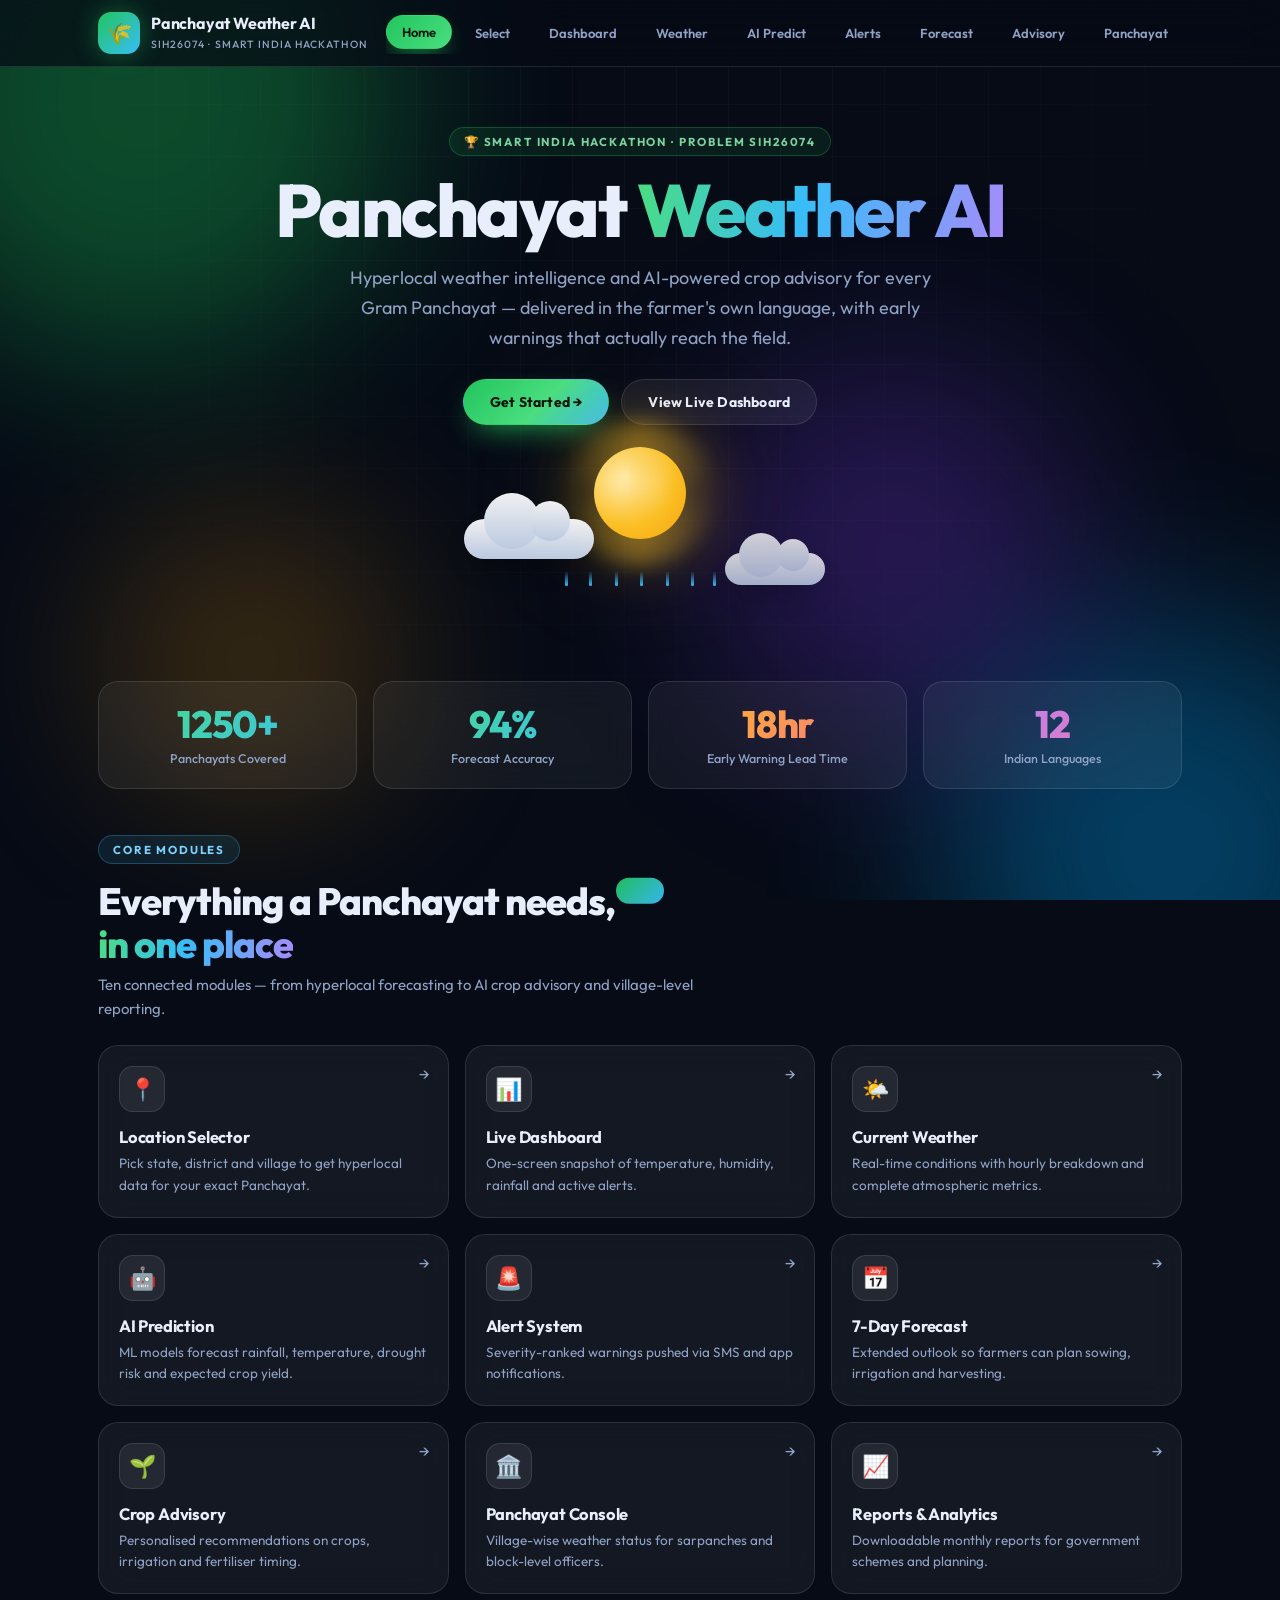
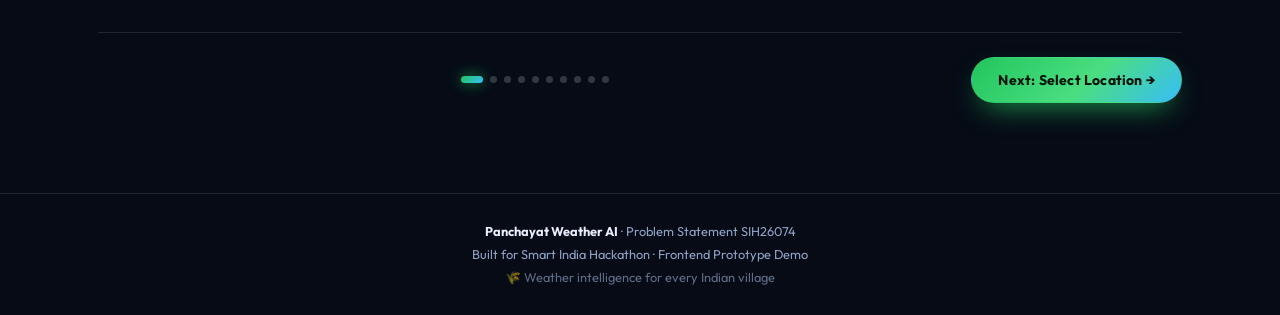
<file: index.html>
<!DOCTYPE html>
<html lang="en">
<head>
<meta charset="UTF-8" />
<meta name="viewport" content="width=device-width, initial-scale=1" />
<title>Panchayat Weather AI — SIH26074</title>
<link rel="preconnect" href="https://fonts.googleapis.com">
<link rel="preconnect" href="https://fonts.gstatic.com" crossorigin>
<link href="https://fonts.googleapis.com/css2?family=Outfit:wght@300;400;500;600;700;800&display=swap" rel="stylesheet">
<style>
/* ============================================================
   PANCHAYAT WEATHER AI  —  SIH26074
   Single File Frontend  (HTML + CSS + JS)
   ============================================================ */

*{margin:0;padding:0;box-sizing:border-box}

:root{
  --bg:#060b16;
  --card:rgba(255,255,255,.055);
  --card-2:rgba(255,255,255,.09);
  --brd:rgba(255,255,255,.11);
  --txt:#e9eefc;
  --muted:#8fa2c4;
  --green:#22c55e;
  --green-d:#15803d;
  --blue:#38bdf8;
  --blue-d:#0284c7;
  --amber:#fbbf24;
  --red:#fb7185;
  --purple:#a78bfa;
  --pink:#f472b6;
  --r:20px;
  --shadow:0 18px 40px -18px rgba(0,0,0,.75);
}

html{scroll-behavior:smooth}

body{
  font-family:'Outfit',system-ui,-apple-system,"Segoe UI",Roboto,sans-serif;
  background:var(--bg);
  color:var(--txt);
  min-height:100vh;
  overflow-x:hidden;
  -webkit-font-smoothing:antialiased;
}

/* ---------- Animated background ---------- */
.bg-orbs{position:fixed;inset:0;z-index:-2;overflow:hidden;pointer-events:none}
.orb{position:absolute;border-radius:50%;filter:blur(90px);opacity:.42;animation:orbFloat 22s ease-in-out infinite}
.orb.o1{width:520px;height:520px;background:#16a34a;top:-160px;left:-120px}
.orb.o2{width:460px;height:460px;background:#0284c7;bottom:-180px;right:-120px;animation-delay:-6s}
.orb.o3{width:380px;height:380px;background:#7c3aed;top:40%;left:55%;animation-delay:-12s;opacity:.28}
.orb.o4{width:300px;height:300px;background:#f59e0b;bottom:10%;left:8%;animation-delay:-3s;opacity:.22}

@keyframes orbFloat{
  0%,100%{transform:translate(0,0) scale(1)}
  33%{transform:translate(60px,-50px) scale(1.12)}
  66%{transform:translate(-50px,40px) scale(.94)}
}

.grid-overlay{
  position:fixed;inset:0;z-index:-1;pointer-events:none;
  background-image:linear-gradient(rgba(255,255,255,.028) 1px,transparent 1px),
                   linear-gradient(90deg,rgba(255,255,255,.028) 1px,transparent 1px);
  background-size:52px 52px;
  mask-image:radial-gradient(ellipse at 50% 0%,#000 20%,transparent 78%);
  -webkit-mask-image:radial-gradient(ellipse at 50% 0%,#000 20%,transparent 78%);
}

/* ---------- Splash ---------- */
#splash{
  position:fixed;inset:0;z-index:9999;background:#060b16;
  display:grid;place-items:center;gap:0;
  transition:opacity .7s ease,visibility .7s ease;
}
#splash.hide{opacity:0;visibility:hidden}
.splash-inner{display:flex;flex-direction:column;align-items:center;gap:20px}
.splash-ring{
  width:74px;height:74px;border-radius:50%;
  border:3px solid rgba(255,255,255,.08);
  border-top-color:var(--green);
  border-right-color:var(--blue);
  animation:spin .9s linear infinite;
}
.splash-text{font-weight:700;letter-spacing:.16em;font-size:13px;color:var(--muted);text-transform:uppercase}
@keyframes spin{to{transform:rotate(360deg)}}

/* ---------- Header ---------- */
header{
  position:sticky;top:0;z-index:120;
  backdrop-filter:blur(18px);-webkit-backdrop-filter:blur(18px);
  background:rgba(6,11,22,.72);
  border-bottom:1px solid var(--brd);
}
.header-inner{
  max-width:1120px;margin:0 auto;padding:12px 18px;
  display:flex;align-items:center;gap:18px;flex-wrap:wrap;
}
.brand{display:flex;align-items:center;gap:11px;flex-shrink:0;cursor:pointer}
.brand-logo{
  width:42px;height:42px;border-radius:13px;
  background:linear-gradient(135deg,var(--green),var(--blue));
  display:grid;place-items:center;font-size:21px;
  box-shadow:0 0 24px rgba(34,197,94,.4);
  animation:logoPulse 3.6s ease-in-out infinite;
}
@keyframes logoPulse{0%,100%{box-shadow:0 0 22px rgba(34,197,94,.35)}50%{box-shadow:0 0 38px rgba(56,189,248,.6)}}
.brand h1{font-size:16px;font-weight:700;letter-spacing:-.2px;line-height:1.15}
.brand span{font-size:10.5px;color:var(--muted);letter-spacing:.1em;font-weight:500}

.nav-scroll{
  display:flex;gap:7px;overflow-x:auto;padding:4px 0;flex:1;
  scrollbar-width:none;-ms-overflow-style:none;
}
.nav-scroll::-webkit-scrollbar{display:none}
.nav-pill{
  flex-shrink:0;border:1px solid transparent;background:transparent;
  color:var(--muted);font-family:inherit;font-size:13px;font-weight:600;
  padding:8px 15px;border-radius:100px;cursor:pointer;white-space:nowrap;
  transition:all .28s cubic-bezier(.22,1,.36,1);
}
.nav-pill:hover{color:var(--txt);background:rgba(255,255,255,.06)}
.nav-pill.active{
  color:#04140a;background:linear-gradient(135deg,var(--green),#4ade80);
  box-shadow:0 8px 22px -8px rgba(34,197,94,.85);
  transform:translateY(-1px);
}

/* ---------- Layout ---------- */
.container{max-width:1120px;margin:0 auto;padding:26px 18px 90px}

.page{display:none}
.page.active{display:block;animation:pageIn .6s cubic-bezier(.22,1,.36,1)}

@keyframes pageIn{
  from{opacity:0;transform:translateY(28px) scale(.985);filter:blur(6px)}
  to{opacity:1;transform:none;filter:blur(0)}
}

/* staggered children */
.stagger>*{opacity:0;animation:fadeUp .65s cubic-bezier(.22,1,.36,1) forwards}
.stagger>*:nth-child(1){animation-delay:.04s}
.stagger>*:nth-child(2){animation-delay:.10s}
.stagger>*:nth-child(3){animation-delay:.16s}
.stagger>*:nth-child(4){animation-delay:.22s}
.stagger>*:nth-child(5){animation-delay:.28s}
.stagger>*:nth-child(6){animation-delay:.34s}
.stagger>*:nth-child(7){animation-delay:.40s}
.stagger>*:nth-child(8){animation-delay:.46s}
.stagger>*:nth-child(9){animation-delay:.52s}
.stagger>*:nth-child(10){animation-delay:.58s}
.stagger>*:nth-child(11){animation-delay:.64s}
.stagger>*:nth-child(12){animation-delay:.70s}

@keyframes fadeUp{from{opacity:0;transform:translateY(22px)}to{opacity:1;transform:none}}

/* ---------- Typography ---------- */
.section-title{
  font-size:clamp(24px,4.4vw,38px);font-weight:800;letter-spacing:-1px;line-height:1.12;
  margin-bottom:8px;
}
.section-sub{color:var(--muted);font-size:15px;margin-bottom:24px;max-width:640px;line-height:1.6}
.grad{
  background:linear-gradient(100deg,#4ade80,#38bdf8 45%,#a78bfa);
  -webkit-background-clip:text;background-clip:text;color:transparent;
}
.eyebrow{
  display:inline-flex;align-items:center;gap:8px;
  font-size:11.5px;font-weight:700;letter-spacing:.16em;text-transform:uppercase;
  color:#7dd3a0;background:rgba(34,197,94,.1);
  border:1px solid rgba(34,197,94,.28);
  padding:6px 14px;border-radius:100px;margin-bottom:16px;
}
.eyebrow.blue{color:#7dd3fc;background:rgba(56,189,248,.1);border-color:rgba(56,189,248,.28)}
.eyebrow.amber{color:#fcd34d;background:rgba(251,191,36,.1);border-color:rgba(251,191,36,.28)}
.eyebrow.purple{color:#c4b5fd;background:rgba(167,139,250,.1);border-color:rgba(167,139,250,.28)}

/* ---------- Cards ---------- */
.card{
  background:var(--card);
  border:1px solid var(--brd);
  border-radius:var(--r);
  padding:20px;
  backdrop-filter:blur(16px);-webkit-backdrop-filter:blur(16px);
  transition:transform .35s cubic-bezier(.22,1,.36,1),border-color .35s,box-shadow .35s,background .35s;
  position:relative;overflow:hidden;
}
.card:hover{
  transform:translateY(-5px);
  border-color:rgba(255,255,255,.22);
  background:var(--card-2);
  box-shadow:var(--shadow);
}
.card.glow-green:hover{box-shadow:0 22px 46px -22px rgba(34,197,94,.75)}
.card.glow-blue:hover{box-shadow:0 22px 46px -22px rgba(56,189,248,.75)}
.card.glow-amber:hover{box-shadow:0 22px 46px -22px rgba(251,191,36,.75)}
.card.glow-purple:hover{box-shadow:0 22px 46px -22px rgba(167,139,250,.75)}
.card.glow-red:hover{box-shadow:0 22px 46px -22px rgba(251,113,133,.75)}

.card-icon{
  width:46px;height:46px;border-radius:14px;display:grid;place-items:center;
  font-size:22px;margin-bottom:14px;
  background:rgba(255,255,255,.07);border:1px solid var(--brd);
}
.card h3{font-size:16.5px;font-weight:700;margin-bottom:6px;letter-spacing:-.2px}
.card p{font-size:13.5px;color:var(--muted);line-height:1.6}

/* ---------- Grids ---------- */
.grid{display:grid;gap:16px}
.g2{grid-template-columns:repeat(2,1fr)}
.g3{grid-template-columns:repeat(3,1fr)}
.g4{grid-template-columns:repeat(4,1fr)}
.g-auto{grid-template-columns:repeat(auto-fit,minmax(240px,1fr))}

@media(max-width:880px){
  .g4{grid-template-columns:repeat(2,1fr)}
  .g3{grid-template-columns:repeat(2,1fr)}
}
@media(max-width:620px){
  .g2,.g3,.g4{grid-template-columns:1fr}
  .container{padding:20px 14px 80px}
}

/* ---------- Buttons ---------- */
.btn{
  font-family:inherit;font-size:14px;font-weight:700;letter-spacing:.2px;
  padding:13px 26px;border-radius:100px;border:1px solid transparent;
  cursor:pointer;position:relative;overflow:hidden;
  transition:transform .28s cubic-bezier(.22,1,.36,1),box-shadow .28s,background .28s,color .28s;
  display:inline-flex;align-items:center;gap:9px;justify-content:center;
}
.btn:active{transform:scale(.96)}
.btn-primary{
  background:linear-gradient(135deg,var(--green),#4ade80 55%,var(--blue));
  color:#04140a;
  box-shadow:0 12px 30px -12px rgba(34,197,94,.95);
}
.btn-primary:hover{transform:translateY(-3px);box-shadow:0 20px 40px -14px rgba(34,197,94,1)}
.btn-ghost{
  background:rgba(255,255,255,.06);color:var(--txt);border-color:var(--brd);
}
.btn-ghost:hover{background:rgba(255,255,255,.13);transform:translateY(-3px)}
.btn-blue{background:linear-gradient(135deg,var(--blue-d),var(--blue));color:#03151f;box-shadow:0 12px 30px -12px rgba(56,189,248,.95)}
.btn-blue:hover{transform:translateY(-3px)}
.btn-sm{padding:9px 17px;font-size:12.5px}

/* ripple */
.btn .ripple{
  position:absolute;border-radius:50%;transform:scale(0);
  background:rgba(255,255,255,.45);animation:rippleAnim .65s ease-out;pointer-events:none;
}
@keyframes rippleAnim{to{transform:scale(4);opacity:0}}

/* ---------- HERO ---------- */
.hero{text-align:center;padding:34px 0 10px}
.hero-title{font-size:clamp(38px,8vw,74px);font-weight:800;letter-spacing:-2.5px;line-height:1.02;margin-bottom:16px}
.hero-sub{color:var(--muted);font-size:clamp(14.5px,2.2vw,18px);max-width:620px;margin:0 auto 26px;line-height:1.65}
.hero-cta{display:flex;gap:12px;justify-content:center;flex-wrap:wrap;margin-bottom:10px}

/* animated weather illustration */
.hero-visual{position:relative;height:190px;margin:16px auto 6px;max-width:420px}
.sun{
  position:absolute;left:50%;top:6px;transform:translateX(-50%);
  width:92px;height:92px;border-radius:50%;
  background:radial-gradient(circle at 34% 32%,#fff3c4,#fbbf24 58%,#f59e0b);
  box-shadow:0 0 70px rgba(251,191,36,.65),0 0 130px rgba(251,191,36,.28);
  animation:sunPulse 4.5s ease-in-out infinite;
}
@keyframes sunPulse{0%,100%{transform:translateX(-50%) scale(1)}50%{transform:translateX(-50%) scale(1.07)}}
.sun::after{
  content:"";position:absolute;inset:-26px;border-radius:50%;
  background:conic-gradient(from 0deg,rgba(251,191,36,.35),transparent 25%,rgba(251,191,36,.35) 50%,transparent 75%,rgba(251,191,36,.35));
  animation:spin 16s linear infinite;filter:blur(9px);z-index:-1;
}
.cloud{
  position:absolute;background:linear-gradient(180deg,#fff,#c7d6ee);
  border-radius:100px;filter:blur(.4px);opacity:.94;
  box-shadow:0 12px 30px -10px rgba(0,0,0,.6);
}
.cloud::before,.cloud::after{content:"";position:absolute;background:inherit;border-radius:50%}
.cloud.c1{width:130px;height:40px;top:78px;left:8%;animation:drift 9s ease-in-out infinite}
.cloud.c1::before{width:56px;height:56px;top:-26px;left:20px}
.cloud.c1::after{width:40px;height:40px;top:-18px;left:66px}
.cloud.c2{width:100px;height:32px;top:112px;right:6%;animation:drift 11s ease-in-out infinite reverse;opacity:.8}
.cloud.c2::before{width:44px;height:44px;top:-20px;left:14px}
.cloud.c2::after{width:32px;height:32px;top:-14px;left:52px}
@keyframes drift{0%,100%{transform:translateX(0)}50%{transform:translateX(26px)}}

.rain{position:absolute;bottom:0;left:50%;transform:translateX(-50%);width:170px;height:52px}
.rain i{
  position:absolute;top:-8px;width:3px;height:15px;border-radius:3px;
  background:linear-gradient(180deg,transparent,var(--blue));
  animation:drop 1.15s linear infinite;
}
.rain i:nth-child(1){left:6%;animation-delay:0s}
.rain i:nth-child(2){left:20%;animation-delay:.18s}
.rain i:nth-child(3){left:35%;animation-delay:.36s}
.rain i:nth-child(4){left:50%;animation-delay:.09s}
.rain i:nth-child(5){left:65%;animation-delay:.45s}
.rain i:nth-child(6){left:80%;animation-delay:.27s}
.rain i:nth-child(7){left:93%;animation-delay:.6s}
@keyframes drop{0%{transform:translateY(0);opacity:0}20%{opacity:1}100%{transform:translateY(56px);opacity:0}}

/* ---------- Stat cards ---------- */
.stat{text-align:center;padding:22px 14px}
.stat .num{
  font-size:clamp(26px,4.4vw,38px);font-weight:800;letter-spacing:-1.4px;
  background:linear-gradient(135deg,#4ade80,#38bdf8);
  -webkit-background-clip:text;background-clip:text;color:transparent;
  line-height:1.1;
}
.stat .num.amber{background:linear-gradient(135deg,#fbbf24,#fb7185);-webkit-background-clip:text;background-clip:text}
.stat .num.purple{background:linear-gradient(135deg,#a78bfa,#f472b6);-webkit-background-clip:text;background-clip:text}
.stat .lbl{font-size:12.5px;color:var(--muted);margin-top:5px;font-weight:500}

/* ---------- Feature tile ---------- */
.tile{cursor:pointer;text-align:left}
.tile .arrow{
  position:absolute;right:18px;top:18px;font-size:16px;color:var(--muted);
  transition:transform .3s,color .3s;
}
.tile:hover .arrow{transform:translateX(5px);color:var(--green)}

/* ---------- Forms ---------- */
.field{margin-bottom:16px}
.field label{display:block;font-size:12.5px;font-weight:600;color:var(--muted);margin-bottom:7px;letter-spacing:.04em;text-transform:uppercase}
select,input[type=text]{
  width:100%;font-family:inherit;font-size:14.5px;font-weight:500;
  background:rgba(255,255,255,.06);border:1px solid var(--brd);
  color:var(--txt);padding:12px 15px;border-radius:13px;outline:none;
  transition:border-color .3s,box-shadow .3s,background .3s;
  appearance:none;
  background-image:url("data:image/svg+xml;utf8,<svg xmlns='http://www.w3.org/2000/svg' width='14' height='14' fill='%238fa2c4'><path d='M7 10L2 5h10z'/></svg>");
  background-repeat:no-repeat;background-position:right 15px center;
}
select:focus,input:focus{border-color:var(--green);box-shadow:0 0 0 4px rgba(34,197,94,.16)}
select option{background:#0d1526;color:#e9eefc}

.chips{display:flex;gap:9px;flex-wrap:wrap}
.chip{
  font-family:inherit;font-size:13px;font-weight:600;
  padding:9px 17px;border-radius:100px;cursor:pointer;
  background:rgba(255,255,255,.05);border:1px solid var(--brd);color:var(--muted);
  transition:all .28s cubic-bezier(.22,1,.36,1);
}
.chip:hover{background:rgba(255,255,255,.11);color:var(--txt);transform:translateY(-2px)}
.chip.active{
  background:linear-gradient(135deg,rgba(34,197,94,.9),rgba(56,189,248,.9));
  color:#04140a;border-color:transparent;box-shadow:0 8px 22px -10px rgba(34,197,94,.9);
}

.role-grid{display:grid;grid-template-columns:repeat(3,1fr);gap:12px}
@media(max-width:620px){.role-grid{grid-template-columns:1fr}}
.role{
  cursor:pointer;text-align:center;padding:20px 12px;
  border-radius:16px;border:1px solid var(--brd);background:rgba(255,255,255,.045);
  transition:all .32s cubic-bezier(.22,1,.36,1);
}
.role:hover{transform:translateY(-4px);background:rgba(255,255,255,.09)}
.role.active{
  border-color:rgba(34,197,94,.75);
  background:linear-gradient(160deg,rgba(34,197,94,.18),rgba(56,189,248,.09));
  box-shadow:0 16px 34px -18px rgba(34,197,94,.9);
}
.role .em{font-size:28px;display:block;margin-bottom:8px}
.role .nm{font-size:13.5px;font-weight:700}
.role .ds{font-size:11.5px;color:var(--muted);margin-top:3px}

/* ---------- Weather widgets ---------- */
.weather-hero{
  display:flex;align-items:center;gap:26px;flex-wrap:wrap;
  background:linear-gradient(135deg,rgba(56,189,248,.16),rgba(34,197,94,.10));
  border:1px solid rgba(56,189,248,.25);
}
.temp-big{font-size:clamp(52px,10vw,84px);font-weight:800;letter-spacing:-4px;line-height:1}
.temp-big sup{font-size:.38em;font-weight:600;vertical-align:super;letter-spacing:0}
.wx-emoji{font-size:58px;filter:drop-shadow(0 6px 18px rgba(56,189,248,.6));animation:bob 3.6s ease-in-out infinite}
@keyframes bob{0%,100%{transform:translateY(0)}50%{transform:translateY(-9px)}}

.ring-wrap{position:relative;width:118px;height:118px;flex-shrink:0}
.ring{transform:rotate(-90deg);width:118px;height:118px}
.ring circle{fill:none;stroke-width:9;stroke-linecap:round}
.ring .bg{stroke:rgba(255,255,255,.09)}
.ring .fg{
  stroke:url(#gradRing);
  stroke-dasharray:327;
  stroke-dashoffset:327;
  transition:stroke-dashoffset 1.4s cubic-bezier(.22,1,.36,1);
}
.ring-label{
  position:absolute;inset:0;display:grid;place-items:center;
  font-size:24px;font-weight:800;letter-spacing:-1px;
}

.metric{padding:15px 16px;border-radius:15px;background:rgba(255,255,255,.05);border:1px solid var(--brd);transition:.3s}
.metric:hover{background:rgba(255,255,255,.1);transform:translateY(-3px)}
.metric .k{font-size:11.5px;color:var(--muted);text-transform:uppercase;letter-spacing:.09em;font-weight:600}
.metric .v{font-size:21px;font-weight:800;margin-top:4px;letter-spacing:-.6px}
.metric .v small{font-size:12px;font-weight:600;color:var(--muted);margin-left:3px}

/* hourly scroll */
.hourly{display:flex;gap:12px;overflow-x:auto;padding:6px 2px 14px;scrollbar-width:thin}
.hourly::-webkit-scrollbar{height:6px}
.hourly::-webkit-scrollbar-thumb{background:rgba(255,255,255,.14);border-radius:10px}
.hour-card{
  flex:0 0 82px;text-align:center;padding:14px 8px;border-radius:16px;
  background:rgba(255,255,255,.05);border:1px solid var(--brd);
  transition:.3s;cursor:default;
}
.hour-card:hover{background:rgba(56,189,248,.15);border-color:rgba(56,189,248,.4);transform:translateY(-4px)}
.hour-card .h{font-size:11.5px;color:var(--muted);font-weight:600}
.hour-card .e{font-size:22px;margin:7px 0}
.hour-card .t{font-size:15px;font-weight:800}

/* ---------- Progress bars ---------- */
.bar-row{margin-bottom:14px}
.bar-head{display:flex;justify-content:space-between;font-size:13px;margin-bottom:7px;font-weight:600}
.bar-head span:last-child{color:var(--muted);font-weight:700}
.bar{height:9px;border-radius:100px;background:rgba(255,255,255,.08);overflow:hidden}
.bar i{
  display:block;height:100%;border-radius:100px;width:0;
  background:linear-gradient(90deg,var(--green),var(--blue));
  transition:width 1.3s cubic-bezier(.22,1,.36,1);
}
.bar.amber i{background:linear-gradient(90deg,var(--amber),var(--red))}
.bar.purple i{background:linear-gradient(90deg,var(--purple),var(--pink))}

/* ---------- Alerts ---------- */
.alert-item{
  display:flex;gap:15px;align-items:flex-start;padding:17px 19px;border-radius:17px;
  border:1px solid var(--brd);background:rgba(255,255,255,.045);
  margin-bottom:12px;position:relative;overflow:hidden;
  transition:transform .32s cubic-bezier(.22,1,.36,1),background .32s;
  animation:slideIn .55s cubic-bezier(.22,1,.36,1) backwards;
}
@keyframes slideIn{from{opacity:0;transform:translateX(-22px)}to{opacity:1;transform:none}}
.alert-item:hover{transform:translateX(6px);background:rgba(255,255,255,.085)}
.alert-item::before{content:"";position:absolute;left:0;top:0;bottom:0;width:4px}
.alert-item.sev-high::before{background:var(--red);box-shadow:0 0 22px var(--red)}
.alert-item.sev-med::before{background:var(--amber);box-shadow:0 0 22px var(--amber)}
.alert-item.sev-low::before{background:var(--green);box-shadow:0 0 22px var(--green)}
.alert-ico{
  width:44px;height:44px;flex-shrink:0;border-radius:13px;display:grid;place-items:center;
  font-size:20px;background:rgba(255,255,255,.07);
}
.sev-high .alert-ico{background:rgba(251,113,133,.16)}
.sev-med .alert-ico{background:rgba(251,191,36,.16)}
.sev-low .alert-ico{background:rgba(34,197,94,.16)}
.alert-item h4{font-size:14.8px;font-weight:700;margin-bottom:4px}
.alert-item p{font-size:13px;color:var(--muted);line-height:1.55}
.alert-time{font-size:11.5px;color:#6d7f9e;margin-top:7px;font-weight:600;letter-spacing:.03em}

.badge{
  display:inline-block;font-size:10.5px;font-weight:800;letter-spacing:.09em;
  text-transform:uppercase;padding:4px 10px;border-radius:100px;
}
.badge.high{background:rgba(251,113,133,.18);color:#fda4af}
.badge.med{background:rgba(251,191,36,.18);color:#fcd34d}
.badge.low{background:rgba(34,197,94,.18);color:#86efac}
.badge.info{background:rgba(56,189,248,.18);color:#7dd3fc}

/* ---------- Forecast ---------- */
.fc-card{
  text-align:center;padding:20px 12px;border-radius:18px;
  background:rgba(255,255,255,.05);border:1px solid var(--brd);
  transition:.34s cubic-bezier(.22,1,.36,1);position:relative;overflow:hidden;
}
.fc-card:hover{transform:translateY(-7px) scale(1.02);background:rgba(255,255,255,.1);box-shadow:var(--shadow)}
.fc-card .day{font-size:12.5px;font-weight:700;color:var(--muted);letter-spacing:.05em;text-transform:uppercase}
.fc-card .ico{font-size:32px;margin:11px 0;display:block}
.fc-card .hi{font-size:20px;font-weight:800;letter-spacing:-.7px}
.fc-card .lo{font-size:12.5px;color:var(--muted);font-weight:600}
.fc-bar{
  margin-top:11px;height:5px;border-radius:100px;background:rgba(255,255,255,.09);overflow:hidden;
}
.fc-bar i{display:block;height:100%;width:0;border-radius:100px;background:linear-gradient(90deg,var(--blue),var(--amber),var(--red));transition:width 1.1s cubic-bezier(.22,1,.36,1)}

/* ---------- Table ---------- */
.tbl-wrap{overflow-x:auto;border-radius:18px;border:1px solid var(--brd);background:rgba(255,255,255,.035)}
table{width:100%;border-collapse:collapse;min-width:620px}
th{
  text-align:left;font-size:11.5px;font-weight:700;letter-spacing:.1em;text-transform:uppercase;
  color:var(--muted);padding:15px 18px;background:rgba(255,255,255,.045);
  border-bottom:1px solid var(--brd);white-space:nowrap;
}
td{padding:15px 18px;font-size:13.8px;border-bottom:1px solid rgba(255,255,255,.055);font-weight:500}
tbody tr{transition:background .25s}
tbody tr:hover{background:rgba(56,189,248,.07)}
tbody tr:last-child td{border-bottom:none}

/* ---------- Chart ---------- */
.chart{
  display:flex;align-items:flex-end;gap:12px;height:200px;
  padding:20px 6px 0;border-bottom:1px solid var(--brd);
}
.chart .col{flex:1;display:flex;flex-direction:column;align-items:center;gap:9px;height:100%;justify-content:flex-end}
.chart .bar-v{
  width:100%;max-width:46px;border-radius:9px 9px 0 0;height:0;
  background:linear-gradient(180deg,var(--blue),rgba(56,189,248,.22));
  transition:height 1.1s cubic-bezier(.22,1,.36,1);position:relative;
}
.chart .bar-v:hover{background:linear-gradient(180deg,#4ade80,rgba(34,197,94,.25))}
.chart .bar-v::after{
  content:attr(data-v);position:absolute;top:-21px;left:50%;transform:translateX(-50%);
  font-size:10.5px;font-weight:700;color:var(--muted);white-space:nowrap;
}
.chart .col .lbl{font-size:11.5px;color:var(--muted);font-weight:600}

/* ---------- Page nav footer ---------- */
.page-nav{
  display:flex;align-items:center;justify-content:space-between;gap:14px;
  margin-top:38px;padding-top:24px;border-top:1px solid var(--brd);flex-wrap:wrap;
}
.dots{display:flex;gap:7px;align-items:center;flex:1;justify-content:center;min-width:120px}
.dots i{
  width:7px;height:7px;border-radius:50%;background:rgba(255,255,255,.18);
  transition:.35s;cursor:pointer;
}
.dots i.on{background:linear-gradient(135deg,var(--green),var(--blue));width:22px;border-radius:100px;box-shadow:0 0 14px rgba(34,197,94,.75)}

/* ---------- Misc ---------- */
.divider{height:1px;background:var(--brd);margin:26px 0}
.pill-row{display:flex;gap:9px;flex-wrap:wrap;margin-bottom:18px}
.note{
  font-size:12.5px;color:var(--muted);background:rgba(56,189,248,.07);
  border:1px solid rgba(56,189,248,.2);border-radius:13px;padding:12px 15px;line-height:1.6;
}
.spinner-sm{
  width:15px;height:15px;border-radius:50%;
  border:2px solid rgba(255,255,255,.25);border-top-color:#04140a;
  animation:spin .7s linear infinite;display:inline-block;
}

/* toast */
#toast{
  position:fixed;left:50%;bottom:30px;transform:translate(-50%,130%);
  background:linear-gradient(135deg,rgba(34,197,94,.96),rgba(56,189,248,.96));
  color:#04140a;font-weight:700;font-size:13.6px;
  padding:13px 24px;border-radius:100px;z-index:500;
  box-shadow:0 18px 40px -14px rgba(0,0,0,.85);
  transition:transform .5s cubic-bezier(.22,1,.36,1);white-space:nowrap;
  max-width:90vw;overflow:hidden;text-overflow:ellipsis;
}
#toast.show{transform:translate(-50%,0)}

/* footer */
footer{
  border-top:1px solid var(--brd);padding:26px 18px;text-align:center;
  color:var(--muted);font-size:12.8px;line-height:1.8;
}
footer b{color:var(--txt)}

/* reveal on scroll helper */
.reveal{opacity:0;transform:translateY(24px);transition:opacity .7s,transform .7s}
.reveal.in{opacity:1;transform:none}

::selection{background:rgba(34,197,94,.35)}
</style>
</head>

<body>
  <!-- ================= BACKGROUND ================= -->
<div class="bg-orbs">
  <div class="orb o1"></div>
  <div class="orb o2"></div>
  <div class="orb o3"></div>
  <div class="orb o4"></div>
</div>
<div class="grid-overlay"></div>

<!-- ================= SPLASH ================= -->
<div id="splash">
  <div class="splash-inner">
    <div class="splash-ring"></div>
    <div class="splash-text">Panchayat Weather AI</div>
  </div>
</div>

<!-- ================= HEADER ================= -->
<header>
  <div class="header-inner">
    <div class="brand" onclick="go('home')">
      <div class="brand-logo">🌾</div>
      <div>
        <h1>Panchayat Weather AI</h1>
        <span>SIH26074 · SMART INDIA HACKATHON</span>
      </div>
    </div>
    <nav class="nav-scroll" id="nav">
      <button class="nav-pill active" data-page="home">Home</button>
      <button class="nav-pill" data-page="select">Select</button>
      <button class="nav-pill" data-page="dashboard">Dashboard</button>
      <button class="nav-pill" data-page="weather">Weather</button>
      <button class="nav-pill" data-page="ai">AI Predict</button>
      <button class="nav-pill" data-page="alerts">Alerts</button>
      <button class="nav-pill" data-page="forecast">Forecast</button>
      <button class="nav-pill" data-page="recommend">Advisory</button>
      <button class="nav-pill" data-page="panchayat">Panchayat</button>
      <button class="nav-pill" data-page="reports">Reports</button>
    </nav>
  </div>
</header>

<!-- SVG gradient defs for rings -->
<svg width="0" height="0" style="position:absolute">
  <defs>
    <linearGradient id="gradRing" x1="0%" y1="0%" x2="100%" y2="100%">
      <stop offset="0%" stop-color="#22c55e"/>
      <stop offset="55%" stop-color="#38bdf8"/>
      <stop offset="100%" stop-color="#a78bfa"/>
    </linearGradient>
  </defs>
</svg>

<main class="container">

<!-- ============================================================
     PAGE 1 — HOME (index.html)
     ============================================================ -->
<section class="page active" id="page-home">

  <div class="hero stagger">
    <div class="eyebrow">🏆 Smart India Hackathon · Problem SIH26074</div>
    <h1 class="hero-title">Panchayat <span class="grad">Weather AI</span></h1>
    <p class="hero-sub">
      Hyperlocal weather intelligence and AI-powered crop advisory for every Gram Panchayat —
      delivered in the farmer's own language, with early warnings that actually reach the field.
    </p>
    <div class="hero-cta">
      <button class="btn btn-primary" onclick="go('select')">Get Started →</button>
      <button class="btn btn-ghost" onclick="go('dashboard')">View Live Dashboard</button>
    </div>

    <div class="hero-visual">
      <div class="sun"></div>
      <div class="cloud c1"></div>
      <div class="cloud c2"></div>
      <div class="rain">
        <i></i><i></i><i></i><i></i><i></i><i></i><i></i>
      </div>
    </div>
  </div>

  <div class="grid g4 stagger" style="margin-top:34px">
    <div class="card stat glow-green">
      <div class="num"><span data-count="1250">0</span>+</div>
      <div class="lbl">Panchayats Covered</div>
    </div>
    <div class="card stat glow-blue">
      <div class="num"><span data-count="94">0</span>%</div>
      <div class="lbl">Forecast Accuracy</div>
    </div>
    <div class="card stat glow-amber">
      <div class="num amber"><span data-count="18">0</span>hr</div>
      <div class="lbl">Early Warning Lead Time</div>
    </div>
    <div class="card stat glow-purple">
      <div class="num purple"><span data-count="12">0</span></div>
      <div class="lbl">Indian Languages</div>
    </div>
  </div>

  <div style="margin-top:46px">
    <div class="eyebrow blue">Core Modules</div>
    <h2 class="section-title">Everything a Panchayat needs,<br><span class="grad">in one place</span></h2>
    <p class="section-sub">Ten connected modules — from hyperlocal forecasting to AI crop advisory and village-level reporting.</p>

    <div class="grid g3 stagger">

      <div class="card tile glow-blue" onclick="go('select')">
        <div class="arrow">→</div>
        <div class="card-icon">📍</div>
        <h3>Location Selector</h3>
        <p>Pick state, district and village to get hyperlocal data for your exact Panchayat.</p>
      </div>

      <div class="card tile glow-green" onclick="go('dashboard')">
        <div class="arrow">→</div>
        <div class="card-icon">📊</div>
        <h3>Live Dashboard</h3>
        <p>One-screen snapshot of temperature, humidity, rainfall and active alerts.</p>
      </div>

      <div class="card tile glow-blue" onclick="go('weather')">
        <div class="arrow">→</div>
        <div class="card-icon">🌤️</div>
        <h3>Current Weather</h3>
        <p>Real-time conditions with hourly breakdown and complete atmospheric metrics.</p>
      </div>

      <div class="card tile glow-purple" onclick="go('ai')">
        <div class="arrow">→</div>
        <div class="card-icon">🤖</div>
        <h3>AI Prediction</h3>
        <p>ML models forecast rainfall, temperature, drought risk and expected crop yield.</p>
      </div>

      <div class="card tile glow-red" onclick="go('alerts')">
        <div class="arrow">→</div>
        <div class="card-icon">🚨</div>
        <h3>Alert System</h3>
        <p>Severity-ranked warnings pushed via SMS and app notifications.</p>
      </div>

      <div class="card tile glow-amber" onclick="go('forecast')">
        <div class="arrow">→</div>
        <div class="card-icon">📅</div>
        <h3>7-Day Forecast</h3>
        <p>Extended outlook so farmers can plan sowing, irrigation and harvesting.</p>
      </div>

      <div class="card tile glow-green" onclick="go('recommend')">
        <div class="arrow">→</div>
        <div class="card-icon">🌱</div>
        <h3>Crop Advisory</h3>
        <p>Personalised recommendations on crops, irrigation and fertiliser timing.</p>
      </div>

      <div class="card tile glow-blue" onclick="go('panchayat')">
        <div class="arrow">→</div>
        <div class="card-icon">🏛️</div>
        <h3>Panchayat Console</h3>
        <p>Village-wise weather status for sarpanches and block-level officers.</p>
      </div>

      <div class="card tile glow-purple" onclick="go('reports')">
        <div class="arrow">→</div>
        <div class="card-icon">📈</div>
        <h3>Reports & Analytics</h3>
        <p>Downloadable monthly reports for government schemes and planning.</p>
      </div>

    </div>
  </div>

  <div class="page-nav">
    <span></span>
    <div class="dots"></div>
    <button class="btn btn-primary" onclick="go('next')">Next: Select Location →</button>
  </div>
        </section>
      <!-- ============================================================
     PAGE 2 — SELECT (select.html)
     ============================================================ -->
<section class="page" id="page-select">
  <div class="stagger">
    <div class="eyebrow">Step 01 · Setup</div>
    <h2 class="section-title">Where are you <span class="grad">farming today?</span></h2>
    <p class="section-sub">Choose your location, language and role. The entire dashboard adapts to your selection.</p>
  </div>

  <div class="grid g2 stagger">

    <div class="card glow-green">
      <div class="card-icon">📍</div>
      <h3 style="margin-bottom:16px">Location Details</h3>

      <div class="field">
        <label for="state">State</label>
        <select id="state">
          <option>Maharashtra</option>
          <option>Karnataka</option>
          <option>Tamil Nadu</option>
          <option>Uttar Pradesh</option>
          <option>Punjab</option>
          <option>Gujarat</option>
        </select>
      </div>

      <div class="field">
        <label for="district">District</label>
        <select id="district">
          <option>Nashik</option>
          <option>Pune</option>
          <option>Nagpur</option>
          <option>Aurangabad</option>
          <option>Solapur</option>
        </select>
      </div>

      <div class="field" style="margin-bottom:0">
        <label for="village">Gram Panchayat / Village</label>
        <select id="village">
          <option>Pimpalgaon Basvant</option>
          <option>Ozar</option>
          <option>Dindori</option>
          <option>Niphad</option>
          <option>Yeola</option>
        </select>
      </div>
    </div>

    <div class="card glow-blue">
      <div class="card-icon">🗣️</div>
      <h3 style="margin-bottom:16px">Language Preference</h3>
      <div class="chips" id="langChips">
        <button class="chip active">मराठी</button>
        <button class="chip">हिन्दी</button>
        <button class="chip">English</button>
        <button class="chip">ગુજરાતી</button>
        <button class="chip">ಕನ್ನಡ</button>
        <button class="chip">தமிழ்</button>
        <button class="chip">తెలుగు</button>
        <button class="chip">ਪੰਜਾਬੀ</button>
      </div>

      <div class="divider"></div>

      <div class="card-icon">🔔</div>
      <h3 style="margin-bottom:16px">Alert Delivery</h3>
      <div class="chips" id="alertChips">
        <button class="chip active">SMS</button>
        <button class="chip active">App Push</button>
        <button class="chip">WhatsApp</button>
        <button class="chip">Voice Call</button>
      </div>
    </div>

  </div>

  <div class="card glow-purple stagger" style="margin-top:16px">
    <div class="card-icon">👤</div>
    <h3 style="margin-bottom:16px">Select Your Role</h3>
    <div class="role-grid" id="roleGrid">
      <div class="role active" data-role="Farmer">
        <span class="em">👨‍🌾</span>
        <div class="nm">Farmer</div>
        <div class="ds">Crop & irrigation advisory</div>
      </div>
      <div class="role" data-role="Panchayat Officer">
        <span class="em">🏛️</span>
        <div class="nm">Panchayat Officer</div>
        <div class="ds">Village-wide monitoring</div>
      </div>
      <div class="role" data-role="Admin">
        <span class="em">🛡️</span>
        <div class="nm">Block Admin</div>
        <div class="ds">Multi-village analytics</div>
      </div>
    </div>
  </div>

  <div class="note stagger" style="margin-top:18px">
    💡 <b>Tip for judges:</b> change the village or role and continue — the dashboard greeting,
    advisory and Panchayat table all update dynamically.
  </div>

  <div class="page-nav">
    <button class="btn btn-ghost" onclick="go('prev')">← Back</button>
    <div class="dots"></div>
    <button class="btn btn-primary" onclick="applySelection()">Continue to Dashboard →</button>
  </div>
</section>
<!-- ============================================================
     PAGE 3 — DASHBOARD (dashboard.html)
     ============================================================ -->
<section class="page" id="page-dashboard">
  <div class="stagger">
    <div class="eyebrow">Step 02 · Overview</div>
    <h2 class="section-title" id="greeting">Good morning, <span class="grad">Farmer</span> 👋</h2>
    <p class="section-sub" id="locationLine">📍 Pimpalgaon Basvant · Niphad · Nashik, Maharashtra</p>
  </div>

  <div class="card weather-hero stagger">
    <div class="wx-emoji">⛅</div>
    <div style="flex:1;min-width:180px">
      <div style="font-size:12.5px;color:var(--muted);font-weight:600;letter-spacing:.1em;text-transform:uppercase">Right Now</div>
      <div class="temp-big"><span data-count="28">0</span><sup>°C</sup></div>
      <div style="color:var(--muted);font-size:14px;margin-top:4px">Partly cloudy · Feels like 31°C</div>
    </div>
    <div class="ring-wrap">
      <svg class="ring" viewBox="0 0 120 120">
        <circle class="bg" cx="60" cy="60" r="52"></circle>
        <circle class="fg" id="dashRing" cx="60" cy="60" r="52"></circle>
      </svg>
      <div class="ring-label"><span data-count="72">0</span>%</div>
    </div>
    <div style="min-width:150px">
      <div style="font-size:12.5px;color:var(--muted);font-weight:600;letter-spacing:.08em;text-transform:uppercase;margin-bottom:6px">Rain Chance</div>
      <div style="font-size:15px;font-weight:700;color:#7dd3fc">Moderate</div>
      <div style="font-size:12.5px;color:var(--muted);margin-top:4px">Next 24 hours</div>
    </div>
  </div>

  <div class="grid g4 stagger" style="margin-top:16px">
    <div class="metric"><div class="k">Humidity</div><div class="v"><span data-count="68">0</span><small>%</small></div></div>
    <div class="metric"><div class="k">Wind Speed</div><div class="v"><span data-count="12">0</span><small>km/h</small></div></div>
    <div class="metric"><div class="k">Rainfall (24h)</div><div class="v"><span data-count="4.2" data-dec="1">0</span><small>mm</small></div></div>
    <div class="metric"><div class="k">Soil Moisture</div><div class="v"><span data-count="46">0</span><small>%</small></div></div>
  </div>

  <div class="card glow-red stagger" style="margin-top:16px;border-color:rgba(251,113,133,.35);background:linear-gradient(120deg,rgba(251,113,133,.13),rgba(251,191,36,.07))">
    <div style="display:flex;gap:15px;align-items:center;flex-wrap:wrap">
      <div class="alert-ico" style="background:rgba(251,113,133,.2)">⚠️</div>
      <div style="flex:1;min-width:200px">
        <div style="display:flex;gap:9px;align-items:center;margin-bottom:5px;flex-wrap:wrap">
          <h3 style="font-size:15.5px">Heavy Rainfall Warning</h3>
          <span class="badge high">High</span>
        </div>
        <p style="font-size:13.2px;color:var(--muted)">Expected 45–60 mm rainfall in the next 48 hours. Delay urea top-dressing and secure harvested produce.</p>
      </div>
      <button class="btn btn-ghost btn-sm" onclick="go('alerts')">All Alerts →</button>
    </div>
  </div>

  <h3 style="margin:34px 0 15px;font-size:18px;font-weight:700">Quick Actions</h3>
  <div class="grid g4 stagger">
    <div class="card tile glow-blue" onclick="go('weather')"><div class="arrow">→</div><div class="card-icon">🌤️</div><h3>Weather</h3><p>Full current conditions</p></div>
    <div class="card tile glow-purple" onclick="go('ai')"><div class="arrow">→</div><div class="card-icon">🤖</div><h3>AI Predict</h3><p>Run forecast models</p></div>
    <div class="card tile glow-green" onclick="go('recommend')"><div class="arrow">→</div><div class="card-icon">🌱</div><h3>Advisory</h3><p>Crop recommendations</p></div>
    <div class="card tile glow-amber" onclick="go('forecast')"><div class="arrow">→</div><div class="card-icon">📅</div><h3>7-Day</h3><p>Extended outlook</p></div>
  </div>

  <div class="page-nav">
    <button class="btn btn-ghost" onclick="go('prev')">← Back</button>
    <div class="dots"></div>
    <button class="btn btn-primary" onclick="go('next')">Next: Current Weather →</button>
  </div>
</section>


<!-- ============================================================
     PAGE 4 — WEATHER (weather.html)
     ============================================================ -->
<section class="page" id="page-weather">
  <div class="stagger">
    <div class="eyebrow blue">Step 03 · Live Conditions</div>
    <h2 class="section-title">Current <span class="grad">Weather</span></h2>
    <p class="section-sub">Hyperlocal readings updated every 15 minutes from the nearest automatic weather station.</p>
  </div>

  <div class="card weather-hero stagger">
    <div class="wx-emoji" style="font-size:70px">🌦️</div>
    <div style="flex:1;min-width:200px">
      <div class="temp-big"><span data-count="28">0</span><sup>°C</sup></div>
      <div style="font-size:15px;font-weight:600;margin-top:6px">Light showers expected</div>
      <div style="color:var(--muted);font-size:13.5px;margin-top:4px">High 32° · Low 21° · Feels like 31°</div>
    </div>
    <div style="display:flex;gap:10px;flex-wrap:wrap">
      <span class="badge info">Updated 4 min ago</span>
      <span class="badge low">Air Quality: Good</span>
    </div>
  </div>

  <h3 style="margin:30px 0 4px;font-size:17px;font-weight:700">Hourly Outlook</h3>
  <div class="hourly stagger">
    <div class="hour-card"><div class="h">NOW</div><div class="e">🌦️</div><div class="t">28°</div></div>
    <div class="hour-card"><div class="h">12 PM</div><div class="e">⛅</div><div class="t">30°</div></div>
    <div class="hour-card"><div class="h">01 PM</div><div class="e">☀️</div><div class="t">32°</div></div>
    <div class="hour-card"><div class="h">02 PM</div><div class="e">☀️</div><div class="t">33°</div></div>
    <div class="hour-card"><div class="h">03 PM</div><div class="e">⛅</div><div class="t">31°</div></div>
    <div class="hour-card"><div class="h">04 PM</div><div class="e">🌧️</div><div class="t">27°</div></div>
    <div class="hour-card"><div class="h">05 PM</div><div class="e">🌧️</div><div class="t">25°</div></div>
    <div class="hour-card"><div class="h">06 PM</div><div class="e">🌦️</div><div class="t">24°</div></div>
    <div class="hour-card"><div class="h">07 PM</div><div class="e">☁️</div><div class="t">23°</div></div>
    <div class="hour-card"><div class="h">08 PM</div><div class="e">☁️</div><div class="t">22°</div></div>
  </div>

  <h3 style="margin:24px 0 15px;font-size:17px;font-weight:700">Detailed Metrics</h3>
  <div class="grid g4 stagger">
    <div class="metric"><div class="k">Feels Like</div><div class="v"><span data-count="31">0</span><small>°C</small></div></div>
    <div class="metric"><div class="k">Humidity</div><div class="v"><span data-count="68">0</span><small>%</small></div></div>
    <div class="metric"><div class="k">Pressure</div><div class="v"><span data-count="1012">0</span><small>hPa</small></div></div>
    <div class="metric"><div class="k">Visibility</div><div class="v"><span data-count="8.5" data-dec="1">0</span><small>km</small></div></div>
    <div class="metric"><div class="k">UV Index</div><div class="v"><span data-count="6">0</span><small>High</small></div></div>
    <div class="metric"><div class="k">Dew Point</div><div class="v"><span data-count="21">0</span><small>°C</small></div></div>
    <div class="metric"><div class="k">Sunrise</div><div class="v">06:12<small>AM</small></div></div>
    <div class="metric"><div class="k">Sunset</div><div class="v">06:48<small>PM</small></div></div>
  </div>

  <div class="card stagger" style="margin-top:16px">
    <h3 style="margin-bottom:16px;font-size:16px">🌫️ Air & Environment</h3>
    <div class="bar-row">
      <div class="bar-head"><span>Air Quality Index</span><span>42 · Good</span></div>
      <div class="bar"><i data-w="28%"></i></div>
    </div>
    <div class="bar-row">
      <div class="bar-head"><span>Soil Moisture (10 cm)</span><span>46%</span></div>
      <div class="bar"><i data-w="46%"></i></div>
    </div>
    <div class="bar-row" style="margin-bottom:0">
      <div class="bar-head"><span>Evapotranspiration</span><span>3.8 mm/day</span></div>
      <div class="bar amber"><i data-w="38%"></i></div>
    </div>
  </div>

  <div class="page-nav">
    <button class="btn btn-ghost" onclick="go('prev')">← Back</button>
    <div class="dots"></div>
    <button class="btn btn-primary" onclick="go('next')">Next: AI Prediction →</button>
  </div>
</section>
<!-- ============================================================
     PAGE 5 — AI PREDICTION (ai-prediction.html)
     ============================================================ -->
<section class="page" id="page-ai">
  <div class="stagger">
    <div class="eyebrow purple">Step 04 · Machine Learning</div>
    <h2 class="section-title">AI <span class="grad">Prediction Engine</span></h2>
    <p class="section-sub">Ensemble of LSTM + Random Forest models trained on 25 years of IMD data, satellite NDVI and local sensor feeds.</p>
  </div>

  <div class="card glow-purple stagger">
    <div class="card-icon">🧠</div>
    <h3 style="margin-bottom:14px">Choose a Prediction Model</h3>
    <div class="chips" id="modelChips">
      <button class="chip active" data-model="rain">🌧️ Rainfall</button>
      <button class="chip" data-model="temp">🌡️ Temperature</button>
      <button class="chip" data-model="drought">🏜️ Drought Risk</button>
      <button class="chip" data-model="yield">🌾 Crop Yield</button>
    </div>

    <div style="display:flex;gap:12px;flex-wrap:wrap;margin-top:20px;align-items:center">
      <button class="btn btn-primary" id="runBtn" onclick="runPrediction()">⚡ Run Prediction</button>
      <span style="font-size:12.5px;color:var(--muted)">Model: <b style="color:#c4b5fd">Ensemble-v3.2</b> · Last trained 3 days ago</span>
    </div>

    <div id="aiProgress" style="margin-top:18px;display:none">
      <div class="bar-head"><span id="aiStage">Initialising model…</span><span id="aiPct">0%</span></div>
      <div class="bar purple"><i id="aiBar" style="width:0"></i></div>
    </div>
  </div>

  <div class="grid g2 stagger" style="margin-top:16px" id="aiResultWrap">

    <div class="card glow-blue" id="aiResultCard">
      <div style="display:flex;align-items:center;gap:20px;flex-wrap:wrap">
        <div class="ring-wrap">
          <svg class="ring" viewBox="0 0 120 120">
            <circle class="bg" cx="60" cy="60" r="52"></circle>
            <circle class="fg" id="aiRing" cx="60" cy="60" r="52"></circle>
          </svg>
          <div class="ring-label" id="aiRingLabel">0%</div>
        </div>
        <div style="flex:1;min-width:170px">
          <div style="font-size:11.5px;letter-spacing:.14em;text-transform:uppercase;color:var(--muted);font-weight:700">Prediction</div>
          <h3 style="font-size:22px;margin:6px 0 4px;letter-spacing:-.6px" id="aiTitle">Rainfall Probability</h3>
          <div style="font-size:14px;color:#7dd3fc;font-weight:600" id="aiVerdict">High chance of rain in 24–48 hours</div>
          <div style="font-size:12.5px;color:var(--muted);margin-top:8px" id="aiMeta">Confidence: 91% · Horizon: 48 hrs</div>
        </div>
      </div>
    </div>

    <div class="card glow-green">
      <div class="card-icon">📌</div>
      <h3 style="margin-bottom:16px">Key Contributing Factors</h3>
      <div id="factorList">
        <div class="bar-row">
          <div class="bar-head"><span>Soil Moisture</span><span>82%</span></div>
          <div class="bar"><i data-w="82%"></i></div>
        </div>
        <div class="bar-row">
          <div class="bar-head"><span>Humidity</span><span>76%</span></div>
          <div class="bar"><i data-w="76%"></i></div>
        </div>
        <div class="bar-row">
          <div class="bar-head"><span>Cloud Cover</span><span>68%</span></div>
          <div class="bar"><i data-w="68%"></i></div>
        </div>
        <div class="bar-row" style="margin-bottom:0">
          <div class="bar-head"><span>Wind Pattern</span><span>54%</span></div>
          <div class="bar"><i data-w="54%"></i></div>
        </div>
      </div>
    </div>
  </div>

  <div class="note stagger" style="margin-top:16px">
    🤖 <b>How it works:</b> The engine fuses IMD gridded rainfall, INSAT-3D satellite imagery,
    soil-moisture telemetry and 25 years of historical yield records, then runs an LSTM
    sequence model with a Random-Forest residual corrector for village-level accuracy.
  </div>

  <div class="page-nav">
    <button class="btn btn-ghost" onclick="go('prev')">← Back</button>
    <div class="dots"></div>
    <button class="btn btn-primary" onclick="go('next')">Next: Alerts →</button>
  </div>
</section>


<!-- ============================================================
     PAGE 6 — ALERTS (alerts.html)
     ============================================================ -->
<section class="page" id="page-alerts">
  <div class="stagger">
    <div class="eyebrow amber">Step 05 · Early Warning</div>
    <h2 class="section-title">Active <span class="grad">Alerts</span></h2>
    <p class="section-sub">Severity-ranked warnings delivered through SMS, app push and voice calls in your chosen language.</p>
  </div>

  <div class="grid g3 stagger">
    <div class="card stat glow-red"><div class="num amber"><span data-count="2">0</span></div><div class="lbl">High Severity</div></div>
    <div class="card stat glow-amber"><div class="num amber"><span data-count="3">0</span></div><div class="lbl">Medium Severity</div></div>
    <div class="card stat glow-green"><div class="num"><span data-count="4">0</span></div><div class="lbl">Advisories</div></div>
  </div>

  <div style="margin-top:26px" class="stagger">

    <div class="alert-item sev-high">
      <div class="alert-ico">🌧️</div>
      <div style="flex:1">
        <div style="display:flex;gap:9px;align-items:center;flex-wrap:wrap;margin-bottom:5px">
          <h4>Heavy Rainfall Warning</h4><span class="badge high">High</span>
        </div>
        <p>45–60 mm rainfall expected within 48 hours. Avoid urea top-dressing; ensure field drainage channels are clear.</p>
        <div class="alert-time">Issued 2 hours ago · Valid till tomorrow 6 PM</div>
      </div>
    </div>

    <div class="alert-item sev-high">
      <div class="alert-ico">💨</div>
      <div style="flex:1">
        <div style="display:flex;gap:9px;align-items:center;flex-wrap:wrap;margin-bottom:5px">
          <h4>High Wind Advisory</h4><span class="badge high">High</span>
        </div>
        <p>Wind speeds of 45–55 km/h likely. Secure banana and sugarcane crops; postpone spraying operations.</p>
        <div class="alert-time">Issued 5 hours ago · Valid till tonight</div>
      </div>
    </div>

    <div class="alert-item sev-med">
      <div class="alert-ico">🌡️</div>
      <div style="flex:1">
        <div style="display:flex;gap:9px;align-items:center;flex-wrap:wrap;margin-bottom:5px">
          <h4>Temperature Dip</h4><span class="badge med">Medium</span>
        </div>
        <p>Night temperature may fall to 14°C. Protect nursery seedlings and young horticulture plantations.</p>
        <div class="alert-time">Issued 8 hours ago</div>
      </div>
    </div>

    <div class="alert-item sev-med">
      <div class="alert-ico">🐛</div>
      <div style="flex:1">
        <div style="display:flex;gap:9px;align-items:center;flex-wrap:wrap;margin-bottom:5px">
          <h4>Pest Outbreak Risk</h4><span class="badge med">Medium</span>
        </div>
        <p>High humidity creates favourable conditions for aphid infestation in gram and mustard crops.</p>
        <div class="alert-time">Issued yesterday</div>
      </div>
    </div>

    <div class="alert-item sev-low">
      <div class="alert-ico">💧</div>
      <div style="flex:1">
        <div style="display:flex;gap:9px;align-items:center;flex-wrap:wrap;margin-bottom:5px">
          <h4>Irrigation Advisory</h4><span class="badge low">Advisory</span>
        </div>
        <p>Soil moisture is adequate. Skip the next irrigation cycle to conserve groundwater.</p>
        <div class="alert-time">Issued 2 days ago</div>
      </div>
    </div>

  </div>

  <div class="card stagger" style="margin-top:22px">
    <div style="display:flex;justify-content:space-between;align-items:center;gap:16px;flex-wrap:wrap">
      <div>
        <h3 style="font-size:16px;margin-bottom:5px">🔔 Alert Subscription</h3>
        <p style="font-size:13px;color:var(--muted)">Receive instant alerts on SMS & app push in मराठी.</p>
      </div>
      <button class="btn btn-primary btn-sm" onclick="showToast('✅ Alerts enabled for Pimpalgaon Basvant')">Enable Alerts</button>
    </div>
  </div>

  <div class="page-nav">
    <button class="btn btn-ghost" onclick="go('prev')">← Back</button>
    <div class="dots"></div>
    <button class="btn btn-primary" onclick="go('next')">Next: 7-Day Forecast →</button>
  </div>
          </section>
  <!-- ============================================================
     PAGE 7 — FORECAST (forecast.html)
     ============================================================ -->
<section class="page" id="page-forecast">
  <div class="stagger">
    <div class="eyebrow blue">Step 06 · Outlook</div>
    <h2 class="section-title">7-Day <span class="grad">Forecast</span></h2>
    <p class="section-sub">Extended outlook for planning sowing, irrigation, spraying and harvesting operations.</p>
  </div>

  <div class="grid" style="grid-template-columns:repeat(auto-fit,minmax(120px,1fr));gap:12px" class="stagger">
    <div class="fc-card stagger"><div class="day">Mon</div><span class="ico">🌧️</span><div class="hi">27°</div><div class="lo">21°</div><div class="fc-bar"><i data-w="60%"></i></div></div>
    <div class="fc-card stagger"><div class="day">Tue</div><span class="ico">⛈️</span><div class="hi">25°</div><div class="lo">20°</div><div class="fc-bar"><i data-w="80%"></i></div></div>
    <div class="fc-card stagger"><div class="day">Wed</div><span class="ico">🌦️</span><div class="hi">28°</div><div class="lo">21°</div><div class="fc-bar"><i data-w="55%"></i></div></div>
    <div class="fc-card stagger"><div class="day">Thu</div><span class="ico">⛅</span><div class="hi">31°</div><div class="lo">22°</div><div class="fc-bar"><i data-w="35%"></i></div></div>
    <div class="fc-card stagger"><div class="day">Fri</div><span class="ico">☀️</span><div class="hi">33°</div><div class="lo">23°</div><div class="fc-bar"><i data-w="18%"></i></div></div>
    <div class="fc-card stagger"><div class="day">Sat</div><span class="ico">☀️</span><div class="hi">34°</div><div class="lo">24°</div><div class="fc-bar"><i data-w="12%"></i></div></div>
    <div class="fc-card stagger"><div class="day">Sun</div><span class="ico">⛅</span><div class="hi">32°</div><div class="lo">23°</div><div class="fc-bar"><i data-w="30%"></i></div></div>
  </div>

  <div class="card stagger" style="margin-top:22px">
    <h3 style="margin-bottom:6px;font-size:16px">🌧️ Expected Rainfall (mm)</h3>
    <p style="font-size:12.8px;color:var(--muted);margin-bottom:10px">Model-projected daily rainfall for the coming week</p>
    <div class="chart" id="rainChart">
      <div class="col"><div class="bar-v" data-h="62%" data-v="18mm"></div><div class="lbl">Mon</div></div>
      <div class="col"><div class="bar-v" data-h="92%" data-v="28mm"></div><div class="lbl">Tue</div></div>
      <div class="col"><div class="bar-v" data-h="48%" data-v="12mm"></div><div class="lbl">Wed</div></div>
      <div class="col"><div class="bar-v" data-h="26%" data-v="6mm"></div><div class="lbl">Thu</div></div>
      <div class="col"><div class="bar-v" data-h="12%" data-v="2mm"></div><div class="lbl">Fri</div></div>
      <div class="col"><div class="bar-v" data-h="6%" data-v="0mm"></div><div class="lbl">Sat</div></div>
      <div class="col"><div class="bar-v" data-h="22%" data-v="5mm"></div><div class="lbl">Sun</div></div>
    </div>
  </div>

  <div class="grid g3 stagger" style="margin-top:16px">
    <div class="card glow-blue">
      <div class="card-icon">🌡️</div>
      <h3>Weekly Average</h3>
      <div style="font-size:32px;font-weight:800;letter-spacing:-1.5px;margin-top:6px">29.8°C</div>
      <p style="margin-top:5px">1.6° above the seasonal normal</p>
    </div>
    <div class="card glow-green">
      <div class="card-icon">💧</div>
      <h3>Total Rainfall</h3>
      <div style="font-size:32px;font-weight:800;letter-spacing:-1.5px;margin-top:6px">71 mm</div>
      <p style="margin-top:5px">Favourable for kharif sowing</p>
    </div>
    <div class="card glow-amber">
      <div class="card-icon">🌾</div>
      <h3>Field Work Window</h3>
      <div style="font-size:32px;font-weight:800;letter-spacing:-1.5px;margin-top:6px">Thu–Sat</div>
      <p style="margin-top:5px">Best days for spraying & harvesting</p>
    </div>
  </div>

  <div class="page-nav">
    <button class="btn btn-ghost" onclick="go('prev')">← Back</button>
    <div class="dots"></div>
    <button class="btn btn-primary" onclick="go('next')">Next: Crop Advisory →</button>
  </div>
</section>


<!-- ============================================================
     PAGE 8 — RECOMMENDATIONS (recommendations.html)
     ============================================================ -->
<section class="page" id="page-recommend">
  <div class="stagger">
    <div class="eyebrow">Step 07 · Advisory</div>
    <h2 class="section-title">Crop &amp; <span class="grad">Field Advisory</span></h2>
    <p class="section-sub">AI-generated, weather-aware recommendations tuned to your soil type, crop stage and village.</p>
  </div>

  <div class="chips stagger" id="advChips" style="margin-bottom:18px">
    <button class="chip active">🌾 All</button>
    <button class="chip">💧 Irrigation</button>
    <button class="chip">🧪 Fertiliser</button>
    <button class="chip">🐛 Pest Control</button>
    <button class="chip">🌱 Sowing</button>
  </div>

  <div class="grid g2 stagger">

    <div class="card glow-blue">
      <div class="card-icon">💧</div>
      <h3>Irrigation Schedule</h3>
      <p style="margin-bottom:14px">Skip irrigation for the next 3 days — 71 mm of rain is forecast.</p>
      <div class="bar-row">
        <div class="bar-head"><span>Soil Moisture Adequacy</span><span>78%</span></div>
        <div class="bar"><i data-w="78%"></i></div>
      </div>
      <div class="bar-row" style="margin-bottom:0">
        <div class="bar-head"><span>Water Saving Potential</span><span>~ 42,000 L/acre</span></div>
        <div class="bar"><i data-w="65%"></i></div>
      </div>
    </div>

    <div class="card glow-green">
      <div class="card-icon">🧪</div>
      <h3>Fertiliser Timing</h3>
      <p style="margin-bottom:14px">Delay urea top-dressing until Thursday to avoid nitrogen leaching.</p>
      <div class="bar-row">
        <div class="bar-head"><span>Nitrogen Requirement</span><span>60 kg/ha</span></div>
        <div class="bar"><i data-w="60%"></i></div>
      </div>
      <div class="bar-row" style="margin-bottom:0">
        <div class="bar-head"><span>Leaching Risk (next 48h)</span><span>High</span></div>
        <div class="bar amber"><i data-w="84%"></i></div>
      </div>
    </div>

    <div class="card glow-amber">
      <div class="card-icon">🐛</div>
      <h3>Pest &amp; Disease Watch</h3>
      <p style="margin-bottom:14px">High humidity may trigger aphid and downy mildew in gram and grapes.</p>
      <div class="bar-row">
        <div class="bar-head"><span>Aphid Risk</span><span>72%</span></div>
        <div class="bar amber"><i data-w="72%"></i></div>
      </div>
      <div class="bar-row" style="margin-bottom:0">
        <div class="bar-head"><span>Downy Mildew Risk</span><span>58%</span></div>
        <div class="bar amber"><i data-w="58%"></i></div>
      </div>
    </div>

    <div class="card glow-purple">
      <div class="card-icon">🌱</div>
      <h3>Recommended Crops</h3>
      <p style="margin-bottom:14px">Based on soil, water availability and the 7-day outlook.</p>
      <div class="chips">
        <span class="chip active">🌾 Wheat</span>
        <span class="chip active">🧅 Onion</span>
        <span class="chip">🍇 Grapes</span>
        <span class="chip">🌿 Gram</span>
      </div>
      <p style="margin-top:14px;font-size:12.8px">Suitability score: <b style="color:#86efac">8.6 / 10</b> for the current season</p>
    </div>

    <div class="card glow-red" style="grid-column:1/-1">
      <div class="card-icon">⚠️</div>
      <h3>Immediate Action Items</h3>
      <div style="display:grid;gap:10px;margin-top:12px">
        <div class="metric" style="display:flex;gap:12px;align-items:center">
          <span style="font-size:19px">1️⃣</span>
          <span style="font-size:13.5px">Clear drainage channels in low-lying plots before Tuesday.</span>
        </div>
        <div class="metric" style="display:flex;gap:12px;align-items:center">
          <span style="font-size:19px">2️⃣</span>
          <span style="font-size:13.5px">Shift harvested onion bags to a covered, elevated storage area.</span>
        </div>
        <div class="metric" style="display:flex;gap:12px;align-items:center">
          <span style="font-size:19px">3️⃣</span>
          <span style="font-size:13.5px">Postpone pesticide spraying until Thursday (wind &amp; rain).</span>
        </div>
      </div>
    </div>

  </div>

  <div class="page-nav">
    <button class="btn btn-ghost" onclick="go('prev')">← Back</button>
    <div class="dots"></div>
    <button class="btn btn-primary" onclick="go('next')">Next: Panchayat Console →</button>
  </div>
</section>
<!-- ============================================================
     PAGE 9 — PANCHAYAT (panchayat.html)
     ============================================================ -->
<section class="page" id="page-panchayat">
  <div class="stagger">
    <div class="eyebrow blue">Step 08 · Governance</div>
    <h2 class="section-title">Panchayat <span class="grad">Console</span></h2>
    <p class="section-sub">Village-wise weather status and risk levels for sarpanches, block officers and district administrators.</p>
  </div>

  <div class="grid g4 stagger">
    <div class="card stat glow-green"><div class="num"><span data-count="12">0</span></div><div class="lbl">Villages Monitored</div></div>
    <div class="card stat glow-blue"><div class="num"><span data-count="8">0</span></div><div class="lbl">Normal Status</div></div>
    <div class="card stat glow-amber"><div class="num amber"><span data-count="3">0</span></div><div class="lbl">Watch List</div></div>
    <div class="card stat glow-red"><div class="num amber"><span data-count="1">0</span></div><div class="lbl">Critical</div></div>
  </div>

  <div class="card stagger" style="margin-top:20px;padding:0;overflow:hidden">
    <div style="padding:18px 20px;border-bottom:1px solid var(--brd);display:flex;justify-content:space-between;align-items:center;gap:12px;flex-wrap:wrap">
      <h3 style="font-size:16px">🏘️ Village Weather Status</h3>
      <span class="badge info">Live · Updated 4 min ago</span>
    </div>
    <div class="tbl-wrap" style="border:none;border-radius:0;background:transparent">
      <table>
        <thead>
          <tr>
            <th>Village</th><th>Temp</th><th>Rainfall</th><th>Humidity</th><th>Risk Level</th><th>Status</th>
          </tr>
        </thead>
        <tbody>
          <tr><td><b>Pimpalgaon Basvant</b></td><td>28°C</td><td>4.2 mm</td><td>68%</td><td>High</td><td><span class="badge high">Alert</span></td></tr>
          <tr><td><b>Ozar</b></td><td>27°C</td><td>6.1 mm</td><td>72%</td><td>High</td><td><span class="badge high">Alert</span></td></tr>
          <tr><td><b>Dindori</b></td><td>29°C</td><td>2.0 mm</td><td>61%</td><td>Medium</td><td><span class="badge med">Watch</span></td></tr>
          <tr><td><b>Niphad</b></td><td>30°C</td><td>1.4 mm</td><td>58%</td><td>Medium</td><td><span class="badge med">Watch</span></td></tr>
          <tr><td><b>Yeola</b></td><td>31°C</td><td>0.8 mm</td><td>52%</td><td>Low</td><td><span class="badge low">Normal</span></td></tr>
          <tr><td><b>Lasalgaon</b></td><td>29°C</td><td>3.3 mm</td><td>64%</td><td>Low</td><td><span class="badge low">Normal</span></td></tr>
          <tr><td><b>Peth</b></td><td>26°C</td><td>8.7 mm</td><td>78%</td><td>Medium</td><td><span class="badge med">Watch</span></td></tr>
        </tbody>
      </table>
    </div>
  </div>

  <div class="grid g2 stagger" style="margin-top:16px">
    <div class="card glow-green">
      <div class="card-icon">📢</div>
      <h3>Broadcast to Villages</h3>
      <p style="margin-bottom:14px">Send a weather advisory to all registered farmers in this Panchayat.</p>
      <div style="display:flex;gap:10px;flex-wrap:wrap">
        <button class="btn btn-primary btn-sm" onclick="showToast('📢 Advisory broadcast to 1,240 farmers')">Send SMS Broadcast</button>
        <button class="btn btn-ghost btn-sm" onclick="showToast('🔊 Voice call campaign started')">Voice Call</button>
      </div>
    </div>

    <div class="card glow-blue">
      <div class="card-icon">👤</div>
      <h3>Panchayat Officer</h3>
      <p style="margin-bottom:6px"><b style="color:var(--txt)">Shri. Ramesh Patil</b></p>
      <p>Sarpanch · Pimpalgaon Basvant Gram Panchayat</p>
      <p style="margin-top:8px">📞 +91 98XXX XXXXX · ✉️ gp.pimpalgaon@maharashtra.gov.in</p>
    </div>
  </div>

  <div class="page-nav">
    <button class="btn btn-ghost" onclick="go('prev')">← Back</button>
    <div class="dots"></div>
    <button class="btn btn-primary" onclick="go('next')">Next: Reports →</button>
  </div>
</section>


<!-- ============================================================
     PAGE 10 — REPORTS (reports.html)
     ============================================================ -->
<section class="page" id="page-reports">
  <div class="stagger">
    <div class="eyebrow purple">Step 09 · Analytics</div>
    <h2 class="section-title">Reports &amp; <span class="grad">Analytics</span></h2>
    <p class="section-sub">Generate downloadable reports for crop insurance, government schemes and village-level planning.</p>
  </div>

  <div class="grid g4 stagger">
    <div class="card stat glow-blue"><div class="num"><span data-count="184">0</span></div><div class="lbl">Reports Generated</div></div>
    <div class="card stat glow-green"><div class="num"><span data-count="1240">0</span></div><div class="lbl">Farmers Reached</div></div>
    <div class="card stat glow-amber"><div class="num amber"><span data-count="96">0</span>%</div><div class="lbl">Delivery Success</div></div>
    <div class="card stat glow-purple"><div class="num purple"><span data-count="25">0</span>yr</div><div class="lbl">Historical Data</div></div>
  </div>

  <div class="card stagger" style="margin-top:20px">
    <h3 style="margin-bottom:6px;font-size:16px">📊 Monthly Rainfall — Last 6 Months (mm)</h3>
    <p style="font-size:12.8px;color:var(--muted);margin-bottom:10px">Comparison against the 25-year seasonal average</p>
    <div class="chart" id="monthChart">
      <div class="col"><div class="bar-v" data-h="34%" data-v="34"></div><div class="lbl">Jun</div></div>
      <div class="col"><div class="bar-v" data-h="72%" data-v="72"></div><div class="lbl">Jul</div></div>
      <div class="col"><div class="bar-v" data-h="94%" data-v="94"></div><div class="lbl">Aug</div></div>
      <div class="col"><div class="bar-v" data-h="86%" data-v="86"></div><div class="lbl">Sep</div></div>
      <div class="col"><div class="bar-v" data-h="40%" data-v="40"></div><div class="lbl">Oct</div></div>
      <div class="col"><div class="bar-v" data-h="14%" data-v="14"></div><div class="lbl">Nov</div></div>
    </div>
  </div>

  <div class="grid g3 stagger" style="margin-top:16px">
    <div class="card glow-blue tile" onclick="showToast('📄 Weather Summary PDF generated')">
      <div class="arrow">→</div>
      <div class="card-icon">📄</div>
      <h3>Weather Summary</h3>
      <p>Monthly temperature, rainfall and humidity summary for the Panchayat.</p>
    </div>
    <div class="card glow-green tile" onclick="showToast('📄 Crop Advisory Report generated')">
      <div class="arrow">→</div>
      <div class="card-icon">🌾</div>
      <h3>Crop Advisory Report</h3>
      <p>Crop-wise advisory history and farmer compliance statistics.</p>
    </div>
    <div class="card glow-amber tile" onclick="showToast('📄 Disaster Preparedness Report generated')">
      <div class="arrow">→</div>
      <div class="card-icon">🚨</div>
      <h3>Disaster Preparedness</h3>
      <p>Alert log, response time and evacuation readiness indicators.</p>
    </div>
  </div>

  <div class="card stagger glow-purple" style="margin-top:16px">
    <div style="display:flex;justify-content:space-between;align-items:center;gap:16px;flex-wrap:wrap">
      <div>
        <h3 style="font-size:16px;margin-bottom:5px">📥 Export Full Data</h3>
        <p style="font-size:13px;color:var(--muted)">Download the complete village dataset as CSV or Excel for offline analysis.</p>
      </div>
      <div style="display:flex;gap:10px;flex-wrap:wrap">
        <button class="btn btn-ghost btn-sm" onclick="showToast('📊 CSV export downloaded')">Export CSV</button>
        <button class="btn btn-primary btn-sm" onclick="showToast('📈 Excel report downloaded')">Export Excel</button>
      </div>
    </div>
  </div>

  <div class="page-nav">
    <button class="btn btn-ghost" onclick="go('prev')">← Back</button>
    <div class="dots"></div>
    <button class="btn btn-primary" onclick="go('home')">🏠 Back to Home</button>
  </div>
</section>

</main>

<footer>
  <b>Panchayat Weather AI</b> · Problem Statement SIH26074<br>
  Built for Smart India Hackathon · Frontend Prototype Demo<br>
  <span style="opacity:.65">🌾 Weather intelligence for every Indian village</span>
</footer>

<div id="toast"></div>

<script>
/* ============================================================
   PANCHAYAT WEATHER AI — APPLICATION SCRIPT
   ============================================================ */

/* ---------- Page order for Next / Back navigation ---------- */
const PAGE_ORDER = ['home','select','dashboard','weather','ai','alerts','forecast','recommend','panchayat','reports'];

/* ---------- Core navigation ---------- */
function go(target){
  const current = document.querySelector('.page.active');
  if(!current) return;
  const currentId = current.id.replace('page-','');
  let idx = PAGE_ORDER.indexOf(currentId);

  if(target === 'next') target = PAGE_ORDER[Math.min(idx + 1, PAGE_ORDER.length - 1)];
  if(target === 'prev') target = PAGE_ORDER[Math.max(idx - 1, 0)];

  const next = document.getElementById('page-' + target);
  if(!next || next === current) return;

  current.classList.remove('active');
  next.classList.add('active');

  /* update header pills */
  document.querySelectorAll('.nav-pill').forEach(p=>{
    p.classList.toggle('active', p.dataset.page === target);
  });

  /* reset + replay animations */
  playPageAnimations(next);
  updateDots(target);

  window.scrollTo({top:0, behavior:'smooth'});
}
window.go = go;

/* ---------- Page animation replay ---------- */
function playPageAnimations(page){
  /* reset stagger children */
  page.querySelectorAll('.stagger > *').forEach(el=>{
    el.style.animation = 'none';
    void el.offsetWidth;
    el.style.animation = '';
  });

  /* animate counters */
  animateCounters(page);

  /* animate bars */
  setTimeout(()=>{
    page.querySelectorAll('.bar i[data-w]').forEach(b=> b.style.width = b.dataset.w);

    page.querySelectorAll('.fc-bar i[data-w]').forEach(b=> b.style.width = b.dataset.w);

    page.querySelectorAll('.chart .bar-v').forEach(b=> b.style.height = b.dataset.h);

    /* weather ring */
    const ring = page.querySelector('#dashRing');
    if(ring) setTimeout(()=>{ ring.style.strokeDashoffset = 327 * (1 - 0.72); }, 250);

  }, 200);
}

/* ---------- Counter animation ---------- */
function animateCounters(scope){
  scope.querySelectorAll('[data-count]').forEach(el=>{
    const target = parseFloat(el.dataset.count);
    const dec = el.dataset.dec ? parseInt(el.dataset.dec) : 0;
    const dur = 1200;
    const start = performance.now();

    function tick(now){
      const p = Math.min((now - start) / dur, 1);
      const eased = 1 - Math.pow(1 - p, 3);
      el.textContent = (target * eased).toFixed(dec);
      if(p < 1) requestAnimationFrame(tick);
      else el.textContent = target.toFixed(dec);
    }
    requestAnimationFrame(tick);
  });
}

/* ---------- Dots indicator ---------- */
function buildDots(){
  document.querySelectorAll('.dots').forEach(container=>{
    container.innerHTML = PAGE_ORDER.map((id,i)=>
      `<i data-i="${i}" title="${id}"></i>`
    ).join('');
    container.querySelectorAll('i').forEach(dot=>{
      dot.addEventListener('click',()=>go(PAGE_ORDER[parseInt(dot.dataset.i)]));
    });
  });
}

function updateDots(currentId){
  const idx = PAGE_ORDER.indexOf(currentId);
  document.querySelectorAll('.dots').forEach(container=>{
    container.querySelectorAll('i').forEach((d,i)=> d.classList.toggle('on', i === idx));
  });
}

/* ---------- Toast ---------- */
function showToast(msg){
  const t = document.getElementById('toast');
  t.textContent = msg;
  t.classList.add('show');
  clearTimeout(t._timer);
  t._timer = setTimeout(()=> t.classList.remove('show'), 2600);
}
window.showToast = showToast;

/* ---------- Ripple on buttons ---------- */
document.addEventListener('click', function(e){
  const btn = e.target.closest('.btn');
  if(!btn) return;
  const rect = btn.getBoundingClientRect();
  const size = Math.max(rect.width, rect.height);
  const ripple = document.createElement('span');
  ripple.className = 'ripple';
  ripple.style.width = ripple.style.height = size + 'px';
  ripple.style.left = (e.clientX - rect.left - size/2) + 'px';
  ripple.style.top  = (e.clientY - rect.top  - size/2) + 'px';
  btn.appendChild(ripple);
  setTimeout(()=> ripple.remove(), 650);
});

/* ---------- Chip groups (generic toggle) ---------- */
function initChipGroup(selector, single){
  const group = document.querySelector(selector);
  if(!group) return;
  group.querySelectorAll('.chip').forEach(chip=>{
    chip.addEventListener('click',()=>{
      if(single){
        group.querySelectorAll('.chip').forEach(c=>c.classList.remove('active'));
        chip.classList.add('active');
      } else {
        chip.classList.toggle('active');
      }
    });
  });
}
initChipGroup('#langChips', true);
initChipGroup('#alertChips', false);
initChipGroup('#advChips', true);
initChipGroup('#modelChips', true);

/* ---------- Role selection ---------- */
let selectedRole = 'Farmer';
document.querySelectorAll('#roleGrid .role').forEach(role=>{
  role.addEventListener('click',()=>{
    document.querySelectorAll('#roleGrid .role').forEach(r=>r.classList.remove('active'));
    role.classList.add('active');
    selectedRole = role.dataset.role;
  });
});

/* ---------- Apply selection → dashboard ---------- */
function applySelection(){
  const village  = document.getElementById('village').value;
  const district = document.getElementById('district').value;
  const state    = document.getElementById('state').value;
  const lang     = document.querySelector('#langChips .chip.active');
  const langText = lang ? lang.textContent.trim() : 'मराठी';

  document.getElementById('locationLine').textContent =
    `📍 ${village} · ${district} · ${state}  |  🗣️ ${langText}  |  👤 ${selectedRole}`;

  const hour = new Date().getHours();
  const greet = hour < 12 ? 'Good morning' : hour < 17 ? 'Good afternoon' : 'Good evening';

  document.getElementById('greeting').innerHTML =
    `${greet}, <span class="grad">${selectedRole}</span> 👋`;

  showToast(`✅ Dashboard updated for ${village}`);
  go('dashboard');
}
window.applySelection = applySelection;

/* ---------- AI Prediction engine (simulated) ---------- */
const MODELS = {
  rain: {
    title:'Rainfall Probability',
    value:78,
    verdict:'High chance of rain in 24–48 hours',
    meta:'Confidence: 91% · Horizon: 48 hrs',
    factors:[
      ['Soil Moisture', 82],
      ['Humidity', 76],
      ['Cloud Cover', 68],
      ['Wind Pattern', 54]
    ]
  },
  temp: {
    title:'Temperature Forecast',
    value:34,
    verdict:'Rising trend — max 34°C expected by Friday',
    meta:'Confidence: 88% · Horizon: 5 days',
    factors:[
      ['Solar Radiation', 88],
      ['Clear Sky Index', 80],
      ['Wind Direction', 62],
      ['Humidity', 40]
    ]
  },
  drought: {
    title:'Drought Risk Index',
    value:22,
    verdict:'Low risk — soil moisture reserves are healthy',
    meta:'Confidence: 84% · Horizon: 30 days',
    factors:[
      ['Soil Moisture', 30],
      ['Rain Deficit', 24],
      ['Reservoir Level', 18],
      ['Crop Water Stress', 16]
    ]
  },
  yield: {
    title:'Expected Crop Yield',
    value:86,
    verdict:'Above-average yield projected for wheat & onion',
    meta:'Confidence: 87% · Horizon: Season-end',
    factors:[
      ['Rainfall Adequacy', 90],
      ['Temperature Fit', 84],
      ['Soil Health', 78],
      ['Pest Pressure', 26]
    ]
  }
};

let currentModel = 'rain';

/* model chip switching */
document.querySelectorAll('#modelChips .chip').forEach(chip=>{
  chip.addEventListener('click', ()=>{
    currentModel = chip.dataset.model;
    renderPrediction(currentModel, false);
  });
});

function renderPrediction(key, animateRing){
  const m = MODELS[key];
  if(!m) return;

  document.getElementById('aiTitle').textContent = m.title;
  document.getElementById('aiVerdict').textContent = m.verdict;
  document.getElementById('aiMeta').textContent = m.meta;

  /* factor bars */
  const list = document.getElementById('factorList');
  list.innerHTML = m.factors.map(([name, val])=>`
    <div class="bar-row">
      <div class="bar-head"><span>${name}</span><span>${val}%</span></div>
      <div class="bar"><i data-w="${val}%"></i></div>
    </div>
  `).join('');

  setTimeout(()=>{
    list.querySelectorAll('.bar i').forEach(b=> b.style.width = b.dataset.w);
  }, 60);

  /* ring */
  const ring = document.getElementById('aiRing');
  const label = document.getElementById('aiRingLabel');
  const offset = 327 * (1 - m.value / 100);

  if(animateRing){
    ring.style.strokeDashoffset = 327;
    let cur = 0;
    const step = m.value / 40;
    const iv = setInterval(()=>{
      cur += step;
      if(cur >= m.value){ cur = m.value; clearInterval(iv); }
      label.textContent = Math.round(cur) + '%';
    }, 28);
    setTimeout(()=> ring.style.strokeDashoffset = offset, 120);
  } else {
    ring.style.strokeDashoffset = offset;
    label.textContent = m.value + '%';
  }
}

function runPrediction(){
  const btn = document.getElementById('runBtn');
  const progWrap = document.getElementById('aiProgress');
  const bar = document.getElementById('aiBar');
  const pct = document.getElementById('aiPct');
  const stage = document.getElementById('aiStage');

  const stages = [
    'Fetching IMD gridded data…',
    'Loading satellite NDVI layers…',
    'Running LSTM sequence model…',
    'Applying Random-Forest correction…',
    'Generating village-level output…'
  ];

  btn.disabled = true;
  btn.innerHTML = '<span class="spinner-sm"></span> Analysing…';
  progWrap.style.display = 'block';
  bar.style.width = '0%';
  pct.textContent = '0%';

  let p = 0;
  const iv = setInterval(()=>{
    p += Math.random() * 7 + 3;
    if(p > 100) p = 100;
    bar.style.width = p + '%';
    pct.textContent = Math.round(p) + '%';
    stage.textContent = stages[Math.min(Math.floor(p / 21), stages.length - 1)];

    if(p >= 100){
      clearInterval(iv);
      setTimeout(()=>{
        progWrap.style.display = 'none';
        btn.disabled = false;
        btn.innerHTML = '⚡ Run Prediction';
        renderPrediction(currentModel, true);
        showToast('🤖 Prediction complete — ' + MODELS[currentModel].title);
      }, 380);
    }
  }, 130);
}
window.runPrediction = runPrediction;

/* ---------- Scroll reveal ---------- */
function initReveal(){
  const io = new IntersectionObserver(entries=>{
    entries.forEach(en=>{
      if(en.isIntersecting){
        en.target.classList.add('in');
        io.unobserve(en.target);
      }
    });
  }, {threshold:0.12});

  document.querySelectorAll('.reveal').forEach(el=> io.observe(el));
}

/* ---------- Init ---------- */
window.addEventListener('DOMContentLoaded', ()=>{
  buildDots();
  updateDots('home');
  playPageAnimations(document.getElementById('page-home'));
  renderPrediction('rain', false);
  initReveal();

  /* splash fade */
  setTimeout(()=>{
    document.getElementById('splash').classList.add('hide');
  }, 900);

  /* smooth header pill clicks */
  document.querySelectorAll('.nav-pill').forEach(p=>{
    p.addEventListener('click', ()=> go(p.dataset.page));
  });

  /* keyboard arrows for judges */
  document.addEventListener('keydown', e=>{
    if(e.target.tagName === 'SELECT' || e.target.tagName === 'INPUT') return;
    if(e.key === 'ArrowRight') go('next');
    if(e.key === 'ArrowLeft')  go('prev');
  });
});
</script>
</body>
</html>
                                                                     </html>
</file>
